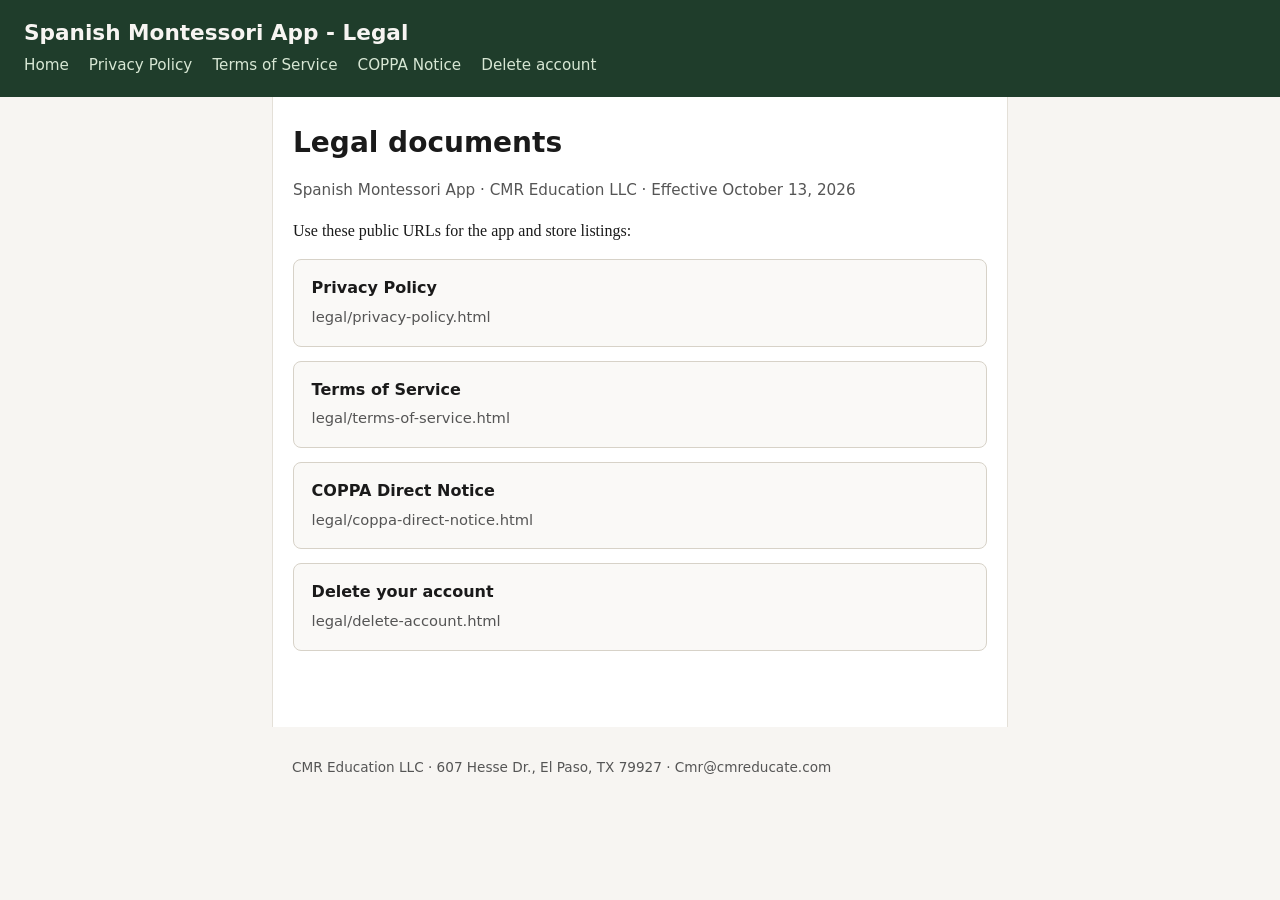
<file: docs/index.html>
<!DOCTYPE html>
<html lang="en">
<head>
  <meta charset="utf-8" />
  <meta name="viewport" content="width=device-width, initial-scale=1" />
  <title>Legal · Spanish Montessori App</title>
  <link rel="stylesheet" href="legal/styles.css" />
</head>
<body>

<header>
  <h1>Spanish Montessori App - Legal</h1>
  <nav>
    <a href="legal/index.html">Home</a>
    <a href="legal/privacy-policy.html">Privacy Policy</a>
    <a href="legal/terms-of-service.html">Terms of Service</a>
    <a href="legal/coppa-direct-notice.html">COPPA Notice</a>
    <a href="legal/delete-account.html">Delete account</a>
  </nav>
</header>

<main>
  <h1>Legal documents</h1>
  <p class="meta">Spanish Montessori App · CMR Education LLC · Effective October 13, 2026</p>
  <p>Use these public URLs for the app and store listings:</p>
  <ul class="card-list">
    <li><a href="legal/privacy-policy.html"><strong>Privacy Policy</strong><span>legal/privacy-policy.html</span></a></li>
    <li><a href="legal/terms-of-service.html"><strong>Terms of Service</strong><span>legal/terms-of-service.html</span></a></li>
    <li><a href="legal/coppa-direct-notice.html"><strong>COPPA Direct Notice</strong><span>legal/coppa-direct-notice.html</span></a></li>
    <li><a href="legal/delete-account.html"><strong>Delete your account</strong><span>legal/delete-account.html</span></a></li>
  </ul>
</main>

<footer>
  <p>CMR Education LLC · 607 Hesse Dr., El Paso, TX 79927 · Cmr@cmreducate.com</p>
</footer>

</body>
</html>
</file>
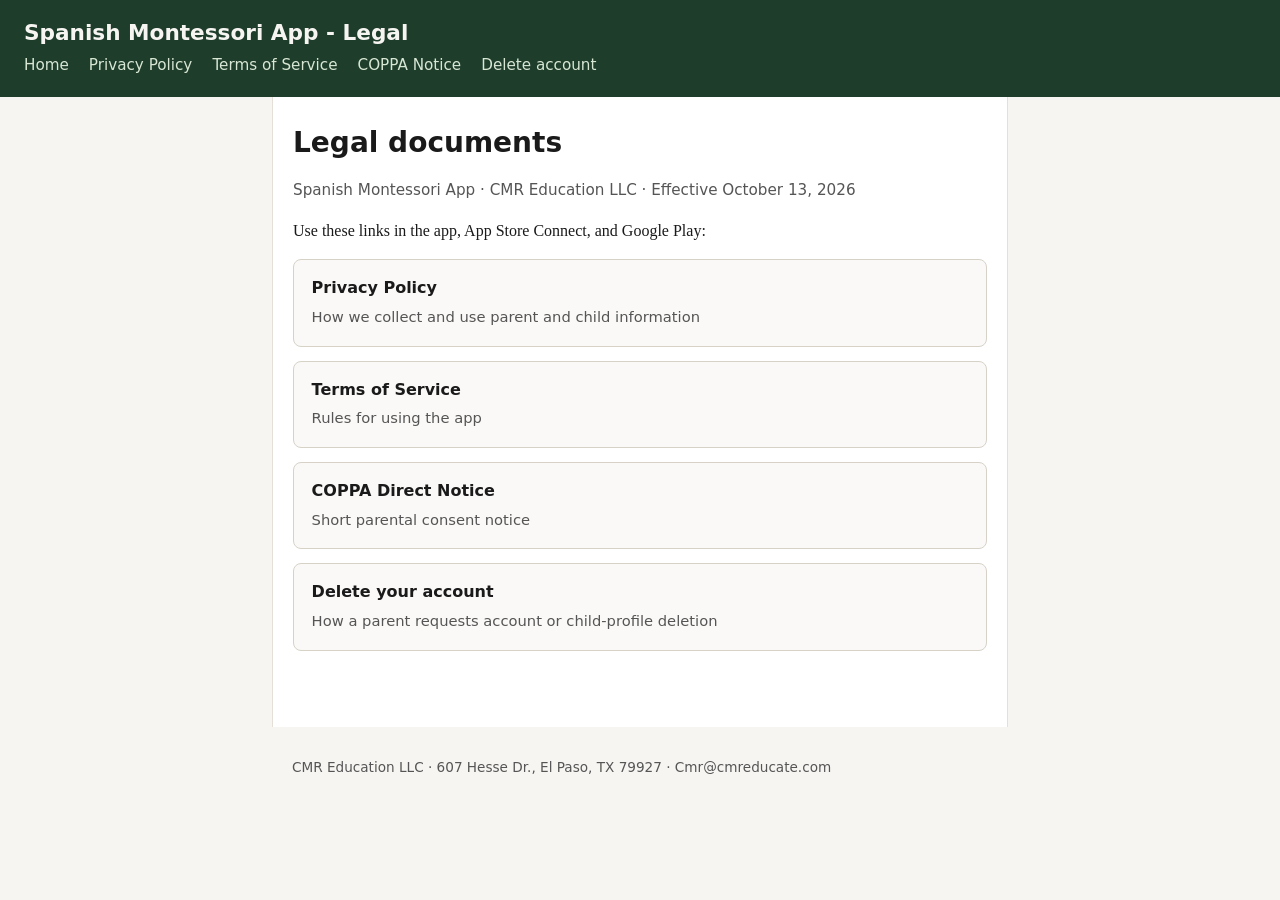
<file: docs/legal/index.html>
<!DOCTYPE html>
<html lang="en">
<head>
  <meta charset="utf-8" />
  <meta name="viewport" content="width=device-width, initial-scale=1" />
  <title>Legal · Spanish Montessori App</title>
  <link rel="stylesheet" href="styles.css" />
</head>
<body>

<header>
  <h1>Spanish Montessori App - Legal</h1>
  <nav>
    <a href="index.html">Home</a>
    <a href="privacy-policy.html">Privacy Policy</a>
    <a href="terms-of-service.html">Terms of Service</a>
    <a href="coppa-direct-notice.html">COPPA Notice</a>
    <a href="delete-account.html">Delete account</a>
  </nav>
</header>

<main>

<h1>Legal documents</h1>
<p class="meta">Spanish Montessori App · CMR Education LLC · Effective October 13, 2026</p>
<p>Use these links in the app, App Store Connect, and Google Play:</p>
<ul class="card-list">
  <li><a href="privacy-policy.html"><strong>Privacy Policy</strong><span>How we collect and use parent and child information</span></a></li>
  <li><a href="terms-of-service.html"><strong>Terms of Service</strong><span>Rules for using the app</span></a></li>
  <li><a href="coppa-direct-notice.html"><strong>COPPA Direct Notice</strong><span>Short parental consent notice</span></a></li>
  <li><a href="delete-account.html"><strong>Delete your account</strong><span>How a parent requests account or child-profile deletion</span></a></li>
</ul>

</main>

<footer>
  <p>CMR Education LLC · 607 Hesse Dr., El Paso, TX 79927 · Cmr@cmreducate.com</p>
</footer>

</body>
</html>
</file>
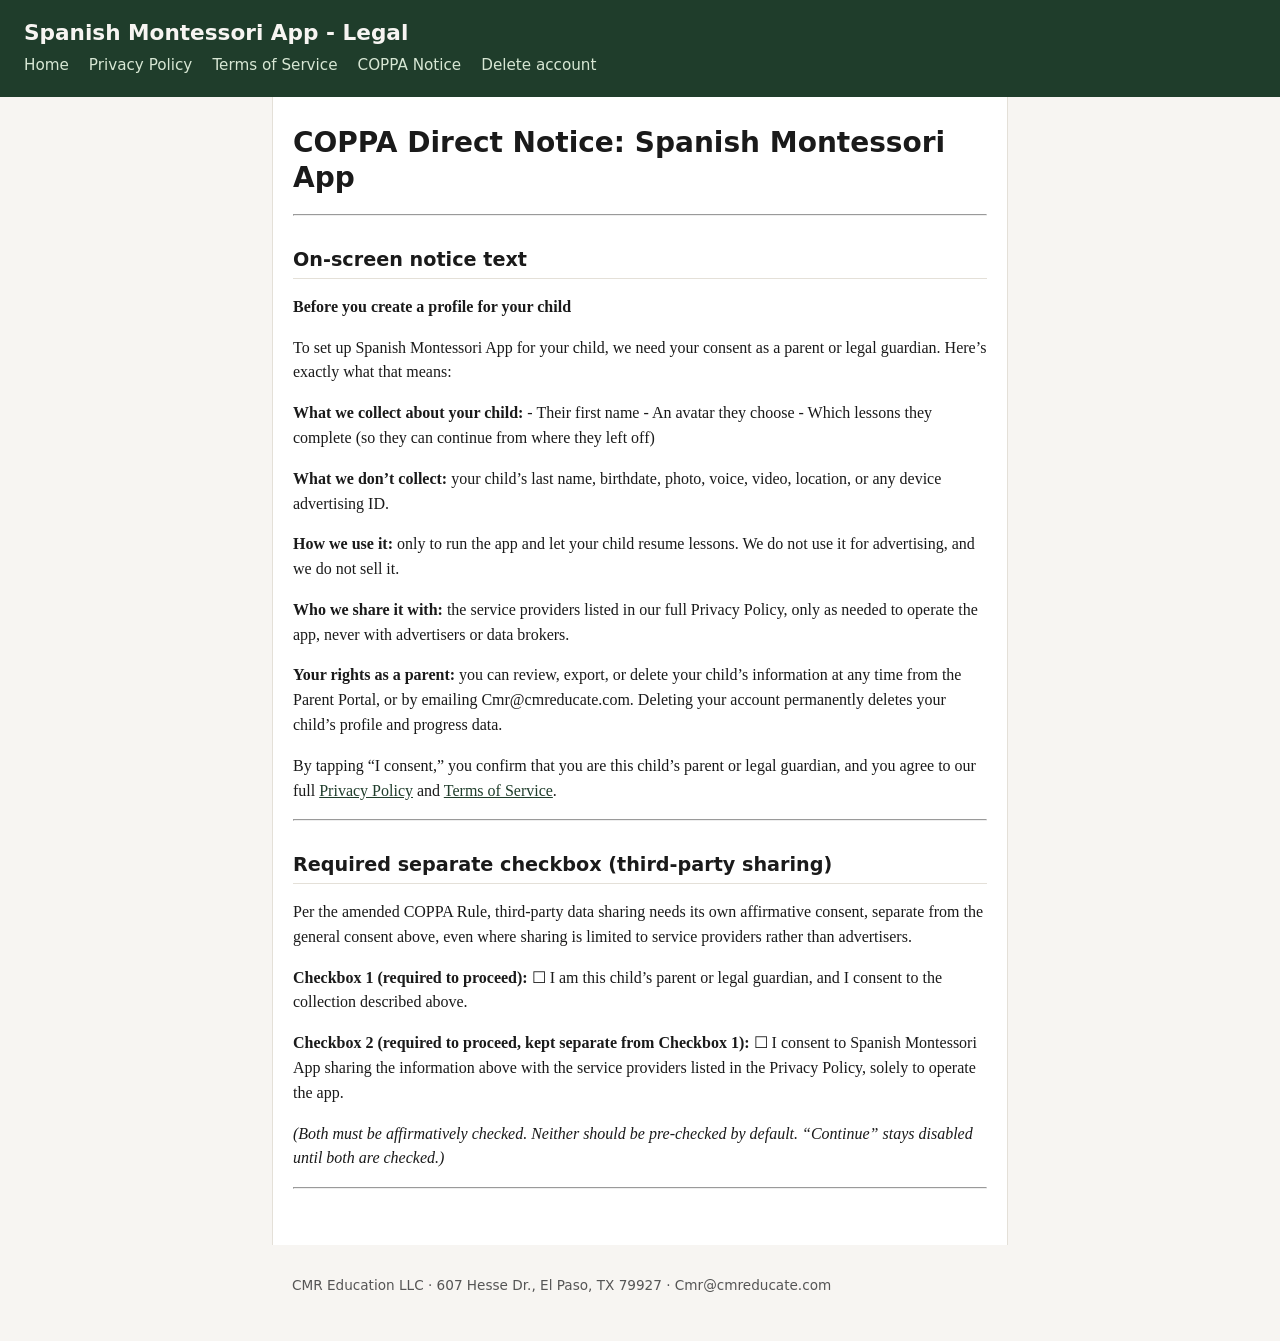
<file: docs/legal/coppa-direct-notice.html>
<!DOCTYPE html>
<html lang="en">
<head>
  <meta charset="utf-8" />
  <meta name="viewport" content="width=device-width, initial-scale=1" />
  <title>COPPA Direct Notice · Spanish Montessori App</title>
  <link rel="stylesheet" href="styles.css" />
</head>
<body>

<header>
  <h1>Spanish Montessori App - Legal</h1>
  <nav>
    <a href="index.html">Home</a>
    <a href="privacy-policy.html">Privacy Policy</a>
    <a href="terms-of-service.html">Terms of Service</a>
    <a href="coppa-direct-notice.html">COPPA Notice</a>
    <a href="delete-account.html">Delete account</a>
  </nav>
</header>

<main>
<h1 id="coppa-direct-notice-spanish-montessori-app">COPPA Direct Notice:
Spanish Montessori App</h1>
<hr />
<h2 id="on-screen-notice-text">On-screen notice text</h2>
<p><strong>Before you create a profile for your child</strong></p>
<p>To set up Spanish Montessori App for your child, we need your consent
as a parent or legal guardian. Here’s exactly what that means:</p>
<p><strong>What we collect about your child:</strong> - Their first name
- An avatar they choose - Which lessons they complete (so they can
continue from where they left off)</p>
<p><strong>What we don’t collect:</strong> your child’s last name,
birthdate, photo, voice, video, location, or any device advertising
ID.</p>
<p><strong>How we use it:</strong> only to run the app and let your
child resume lessons. We do not use it for advertising, and we do not
sell it.</p>
<p><strong>Who we share it with:</strong> the service providers listed
in our full Privacy Policy, only as needed to operate the app, never
with advertisers or data brokers.</p>
<p><strong>Your rights as a parent:</strong> you can review, export, or
delete your child’s information at any time from the Parent Portal, or
by emailing Cmr@cmreducate.com. Deleting your account permanently
deletes your child’s profile and progress data.</p>
<p>By tapping “I consent,” you confirm that you are this child’s parent
or legal guardian, and you agree to our full <a
href="privacy-policy.html">Privacy Policy</a> and <a
href="terms-of-service.html">Terms of Service</a>.</p>
<hr />
<h2 id="required-separate-checkbox-third-party-sharing">Required
separate checkbox (third-party sharing)</h2>
<p>Per the amended COPPA Rule, third-party data sharing needs its own
affirmative consent, separate from the general consent above, even where
sharing is limited to service providers rather than advertisers.</p>
<p><strong>Checkbox 1 (required to proceed):</strong> ☐ I am this
child’s parent or legal guardian, and I consent to the collection
described above.</p>
<p><strong>Checkbox 2 (required to proceed, kept separate from Checkbox
1):</strong> ☐ I consent to Spanish Montessori App sharing the
information above with the service providers listed in the Privacy
Policy, solely to operate the app.</p>
<p><em>(Both must be affirmatively checked. Neither should be
pre-checked by default. “Continue” stays disabled until both are
checked.)</em></p>
<hr />

</main>

<footer>
  <p>CMR Education LLC · 607 Hesse Dr., El Paso, TX 79927 · Cmr@cmreducate.com</p>
</footer>

</body>
</html>
</file>
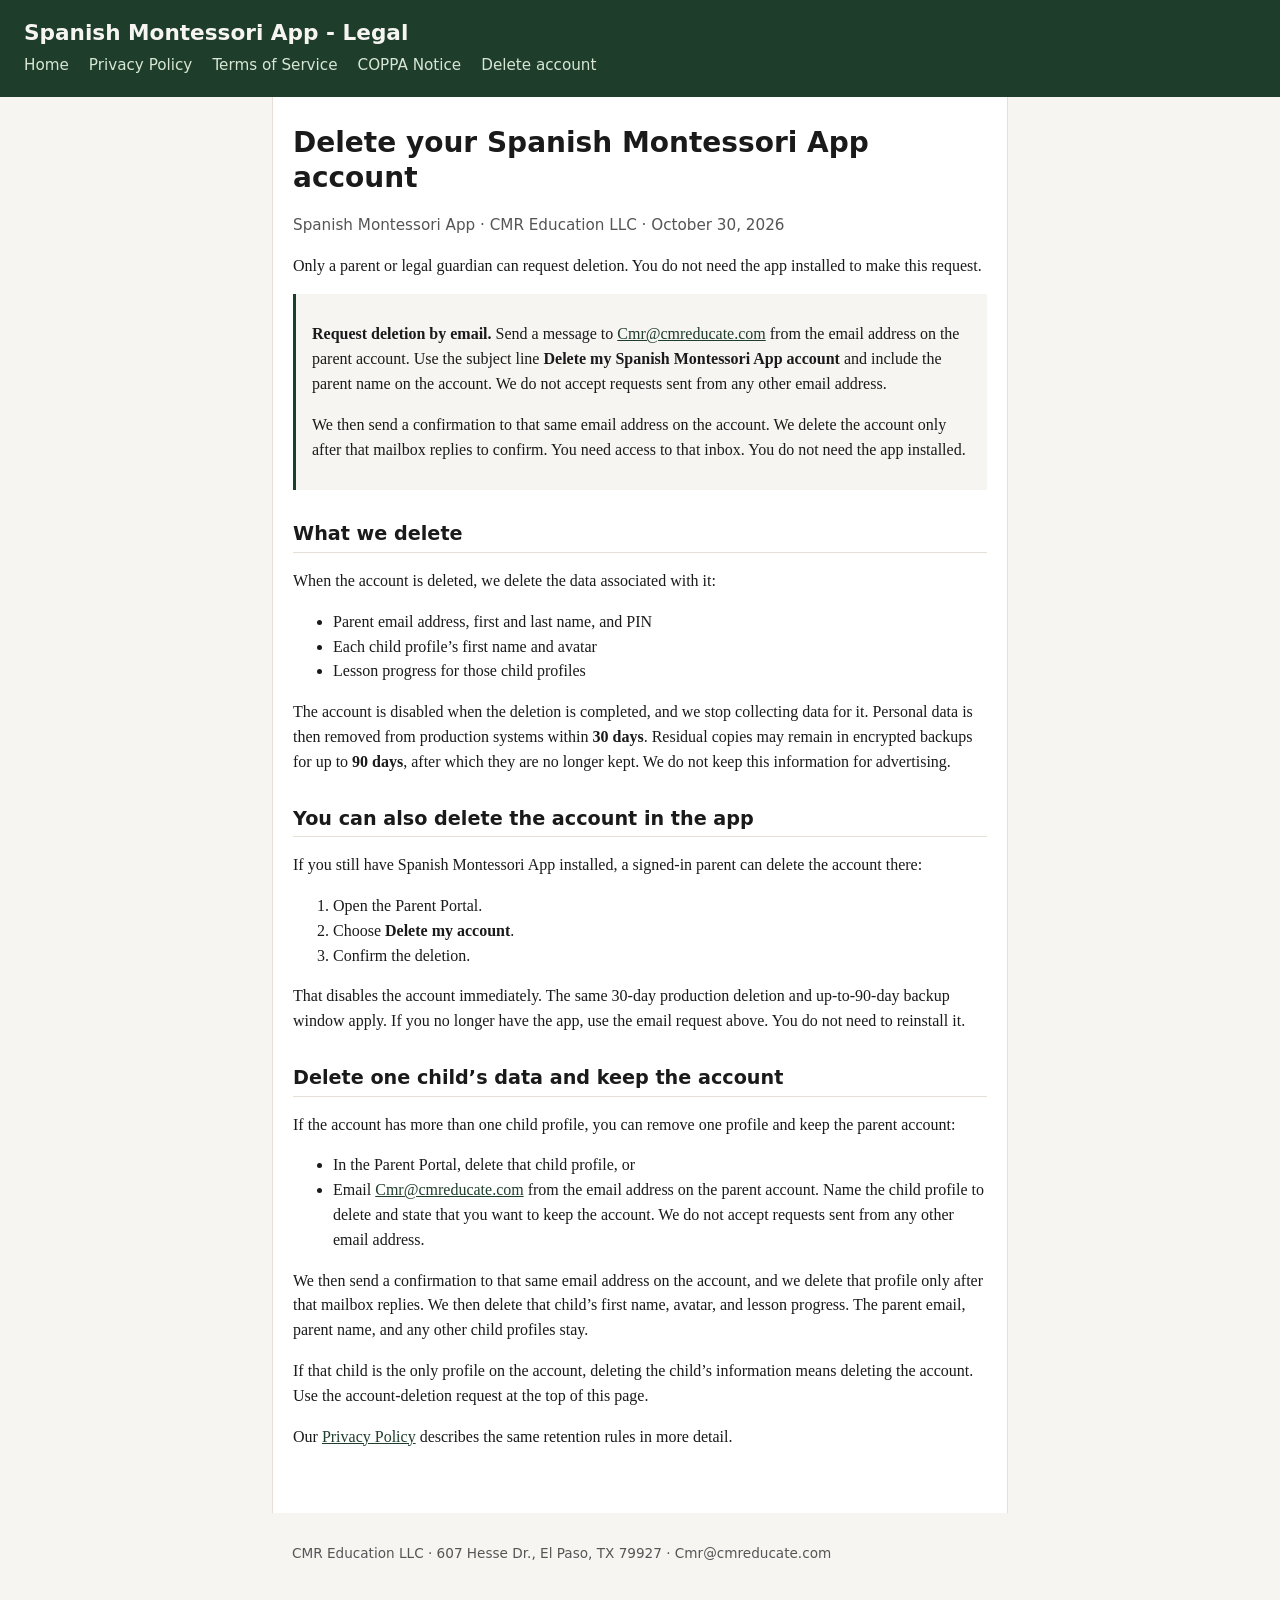
<file: docs/legal/delete-account.html>
<!DOCTYPE html>
<html lang="en">
<head>
  <meta charset="utf-8" />
  <meta name="viewport" content="width=device-width, initial-scale=1" />
  <title>Delete your account · Spanish Montessori App</title>
  <link rel="stylesheet" href="styles.css" />
</head>
<body>

<header>
  <h1>Spanish Montessori App - Legal</h1>
  <nav>
    <a href="index.html">Home</a>
    <a href="privacy-policy.html">Privacy Policy</a>
    <a href="terms-of-service.html">Terms of Service</a>
    <a href="coppa-direct-notice.html">COPPA Notice</a>
    <a href="delete-account.html">Delete account</a>
  </nav>
</header>

<main>

<h1>Delete your Spanish Montessori App account</h1>
<p class="meta">Spanish Montessori App · CMR Education LLC · October 30, 2026</p>
<p>Only a parent or legal guardian can request deletion. You do not need the app installed to make this request.</p>

<blockquote>
  <p><strong>Request deletion by email.</strong> Send a message to <a href="mailto:Cmr@cmreducate.com?subject=Delete%20my%20Spanish%20Montessori%20App%20account">Cmr@cmreducate.com</a> from the email address on the parent account. Use the subject line <strong>Delete my Spanish Montessori App account</strong> and include the parent name on the account. We do not accept requests sent from any other email address.</p>
  <p>We then send a confirmation to that same email address on the account. We delete the account only after that mailbox replies to confirm. You need access to that inbox. You do not need the app installed.</p>
</blockquote>

<h2>What we delete</h2>
<p>When the account is deleted, we delete the data associated with it:</p>
<ul>
  <li>Parent email address, first and last name, and PIN</li>
  <li>Each child profile’s first name and avatar</li>
  <li>Lesson progress for those child profiles</li>
</ul>
<p>The account is disabled when the deletion is completed, and we stop collecting data for it. Personal data is then removed from production systems within <strong>30 days</strong>. Residual copies may remain in encrypted backups for up to <strong>90 days</strong>, after which they are no longer kept. We do not keep this information for advertising.</p>

<h2>You can also delete the account in the app</h2>
<p>If you still have Spanish Montessori App installed, a signed-in parent can delete the account there:</p>
<ol>
  <li>Open the Parent Portal.</li>
  <li>Choose <strong>Delete my account</strong>.</li>
  <li>Confirm the deletion.</li>
</ol>
<p>That disables the account immediately. The same 30-day production deletion and up-to-90-day backup window apply. If you no longer have the app, use the email request above. You do not need to reinstall it.</p>

<h2>Delete one child’s data and keep the account</h2>
<p>If the account has more than one child profile, you can remove one profile and keep the parent account:</p>
<ul>
  <li>In the Parent Portal, delete that child profile, or</li>
  <li>Email <a href="mailto:Cmr@cmreducate.com?subject=Delete%20a%20child%20profile%20from%20Spanish%20Montessori%20App">Cmr@cmreducate.com</a> from the email address on the parent account. Name the child profile to delete and state that you want to keep the account. We do not accept requests sent from any other email address.</li>
</ul>
<p>We then send a confirmation to that same email address on the account, and we delete that profile only after that mailbox replies. We then delete that child’s first name, avatar, and lesson progress. The parent email, parent name, and any other child profiles stay.</p>
<p>If that child is the only profile on the account, deleting the child’s information means deleting the account. Use the account-deletion request at the top of this page.</p>

<p>Our <a href="privacy-policy.html">Privacy Policy</a> describes the same retention rules in more detail.</p>

</main>

<footer>
  <p>CMR Education LLC · 607 Hesse Dr., El Paso, TX 79927 · Cmr@cmreducate.com</p>
</footer>

</body>
</html>
</file>
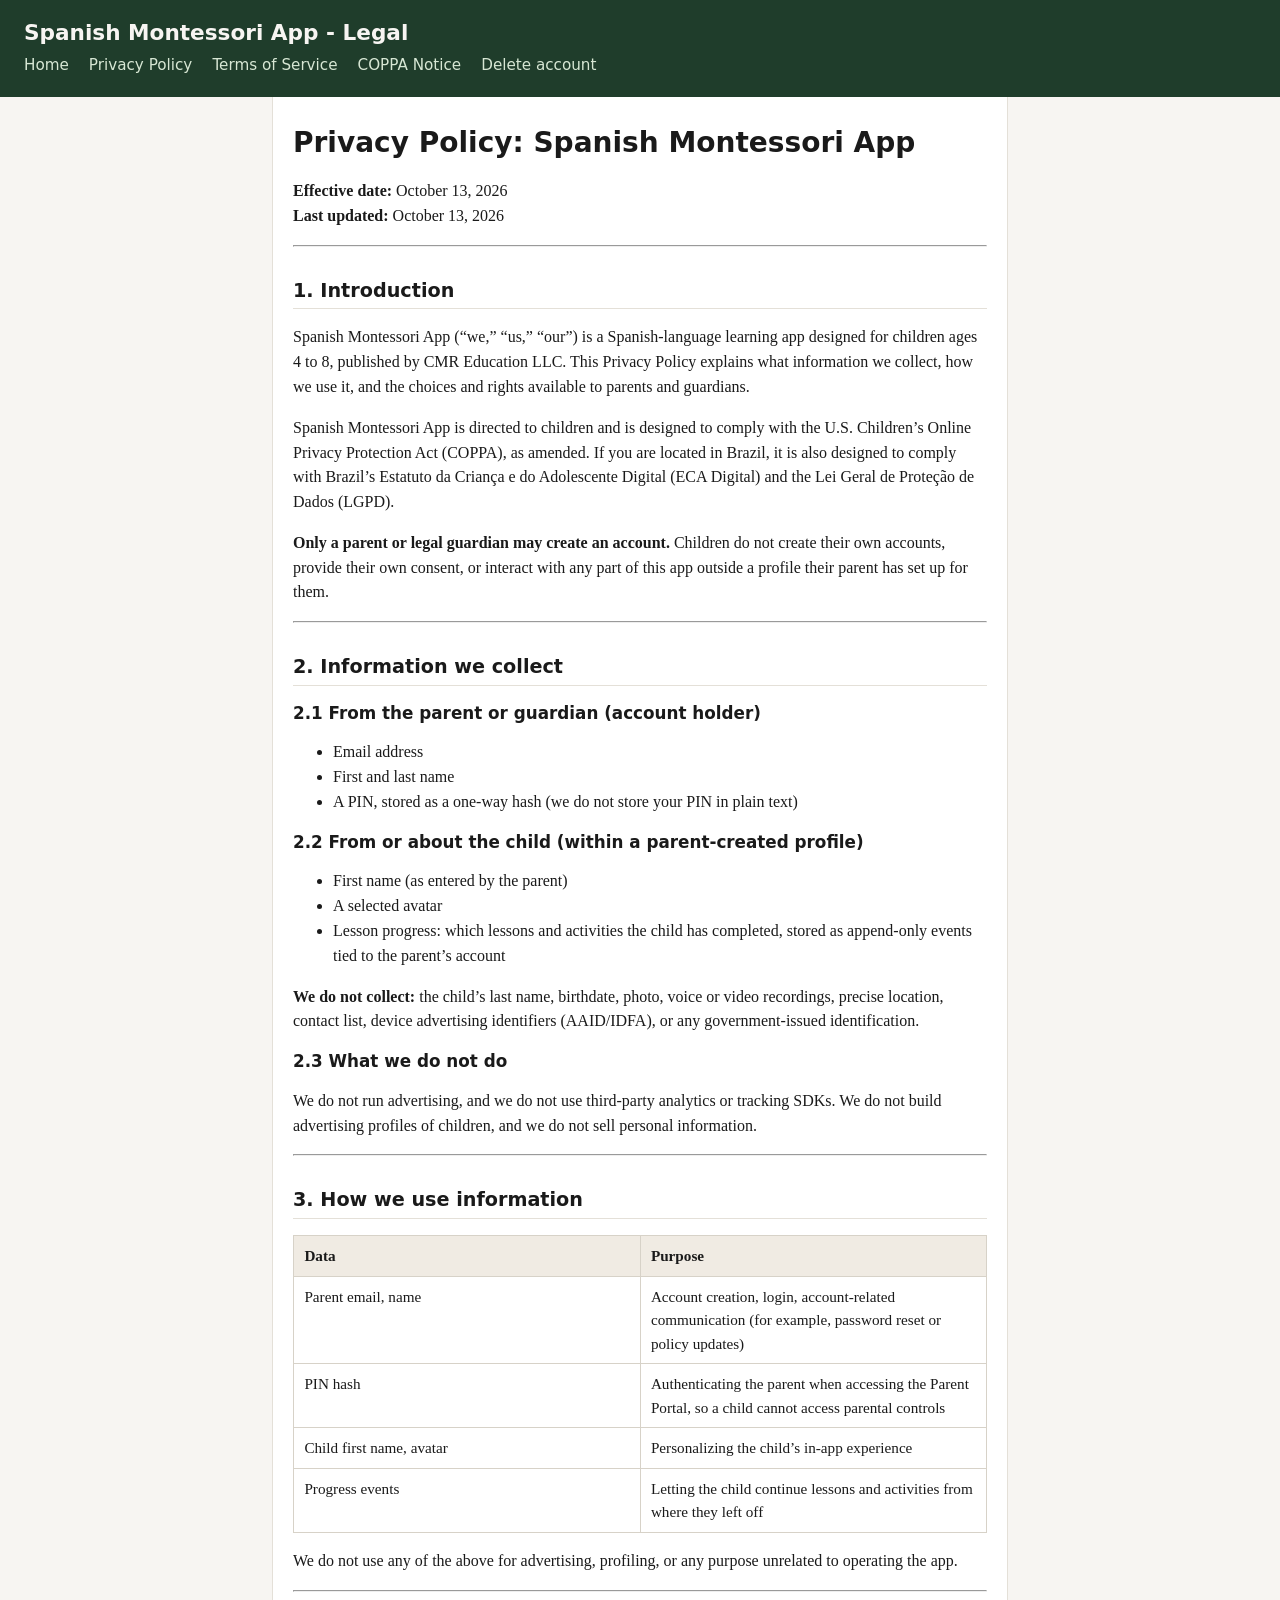
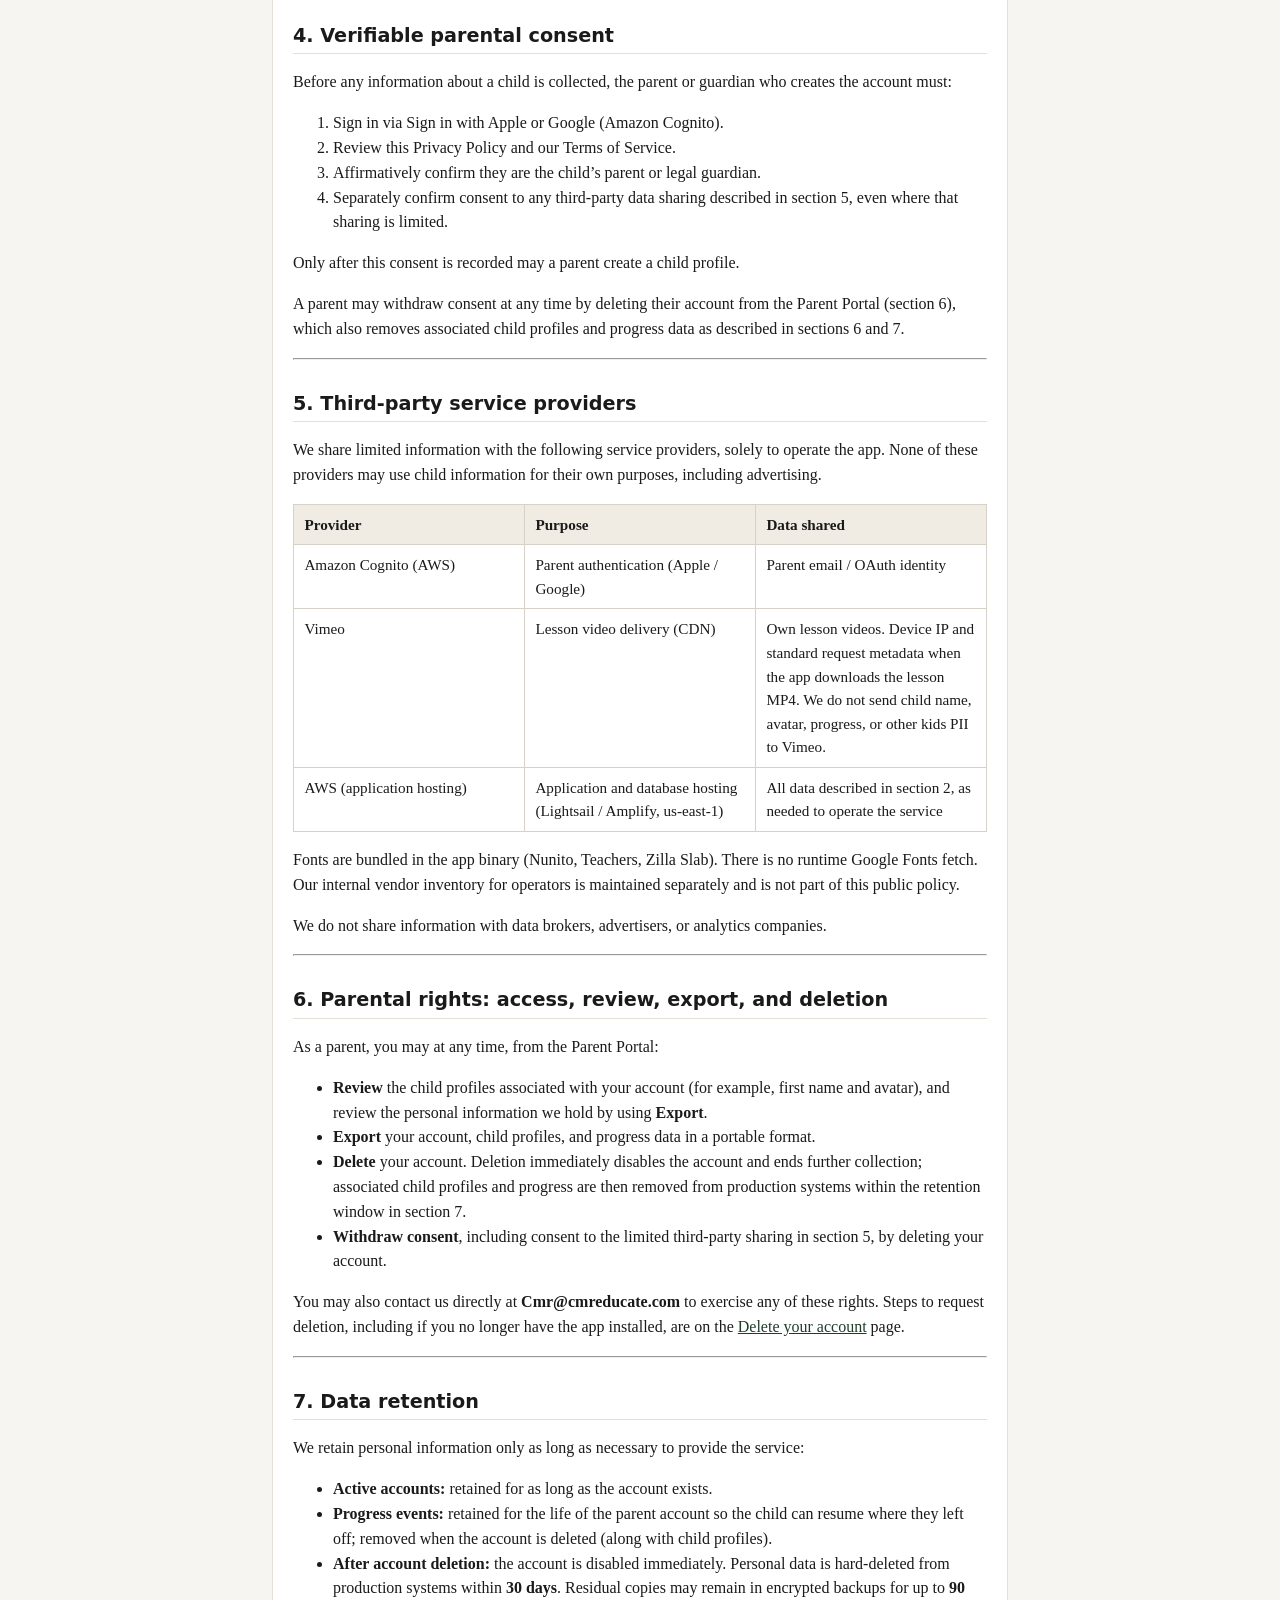
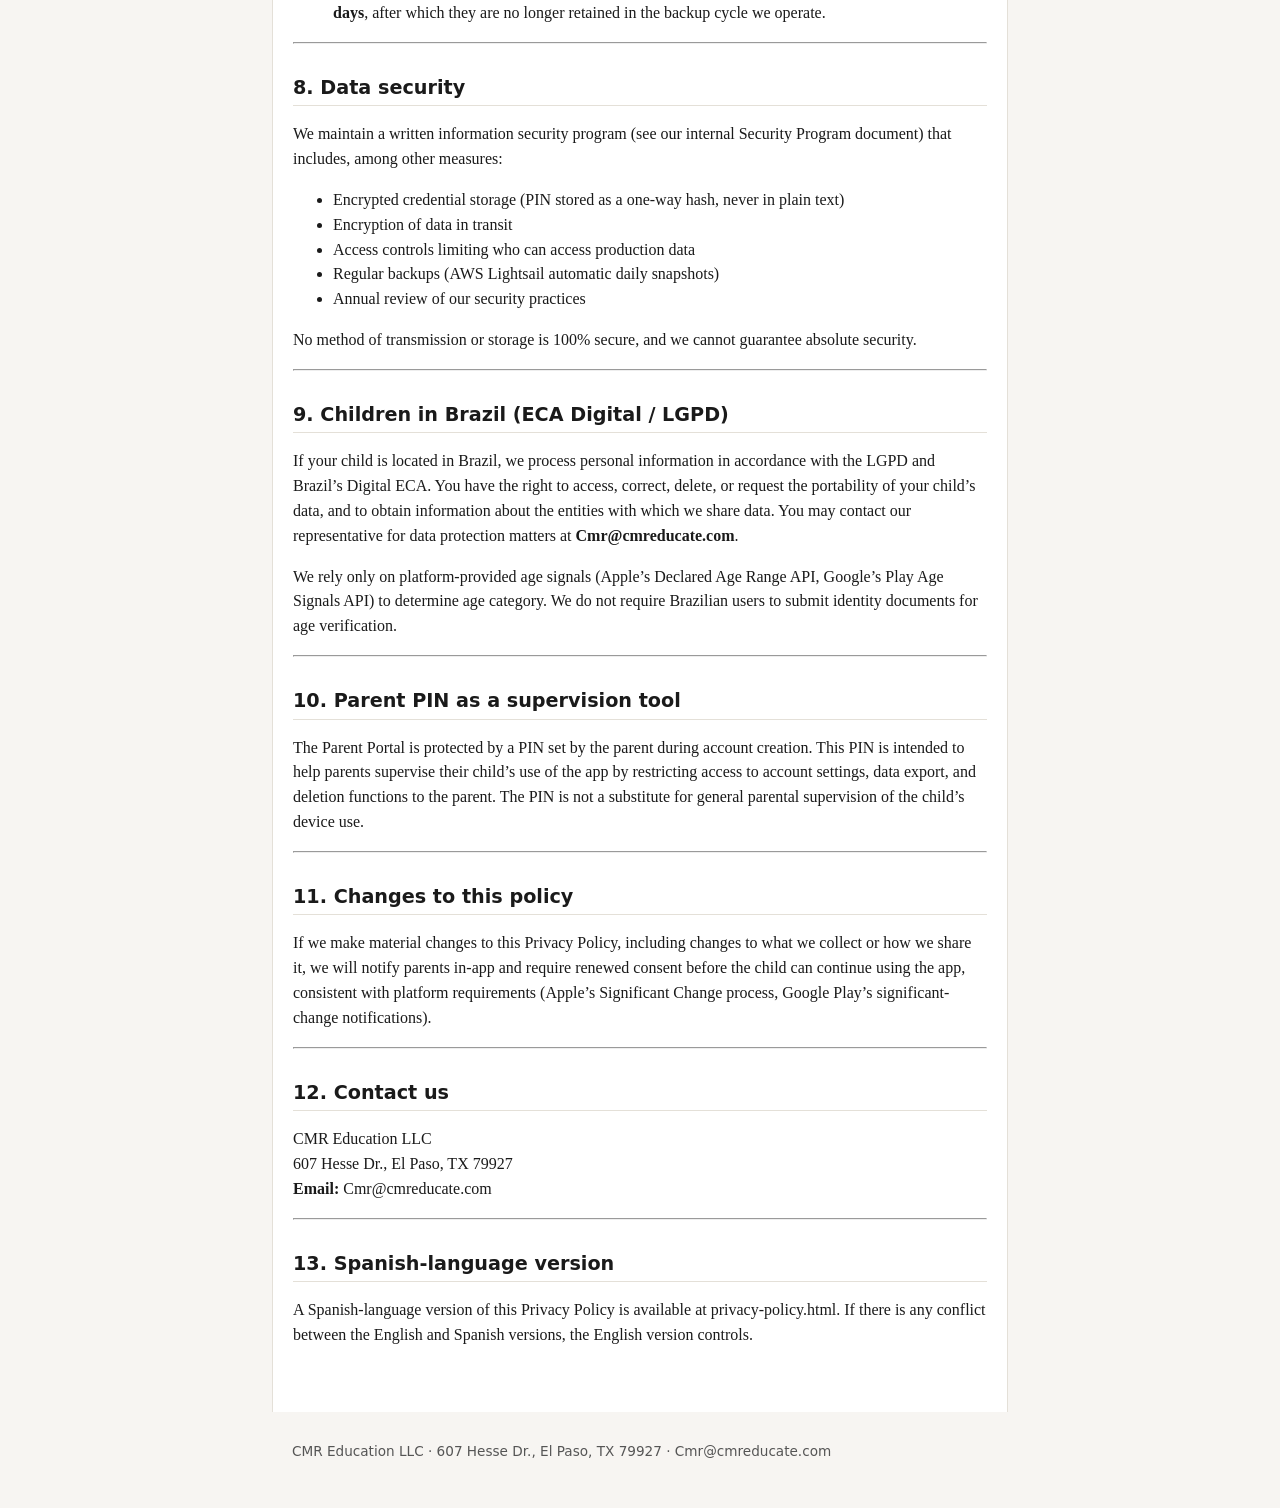
<file: docs/legal/privacy-policy.html>
<!DOCTYPE html>
<html lang="en">
<head>
  <meta charset="utf-8" />
  <meta name="viewport" content="width=device-width, initial-scale=1" />
  <title>Privacy Policy · Spanish Montessori App</title>
  <link rel="stylesheet" href="styles.css" />
</head>
<body>

<header>
  <h1>Spanish Montessori App - Legal</h1>
  <nav>
    <a href="index.html">Home</a>
    <a href="privacy-policy.html">Privacy Policy</a>
    <a href="terms-of-service.html">Terms of Service</a>
    <a href="coppa-direct-notice.html">COPPA Notice</a>
    <a href="delete-account.html">Delete account</a>
  </nav>
</header>

<main>
<h1 id="privacy-policy-spanish-montessori-app">Privacy Policy: Spanish
Montessori App</h1>
<p><strong>Effective date:</strong> October 13, 2026<br />
<strong>Last updated:</strong> October 13, 2026</p>
<hr />
<h2 id="introduction">1. Introduction</h2>
<p>Spanish Montessori App (“we,” “us,” “our”) is a Spanish-language
learning app designed for children ages 4 to 8, published by CMR
Education LLC. This Privacy Policy explains what information we collect,
how we use it, and the choices and rights available to parents and
guardians.</p>
<p>Spanish Montessori App is directed to children and is designed to
comply with the U.S. Children’s Online Privacy Protection Act (COPPA),
as amended. If you are located in Brazil, it is also designed to comply
with Brazil’s Estatuto da Criança e do Adolescente Digital (ECA Digital)
and the Lei Geral de Proteção de Dados (LGPD).</p>
<p><strong>Only a parent or legal guardian may create an
account.</strong> Children do not create their own accounts, provide
their own consent, or interact with any part of this app outside a
profile their parent has set up for them.</p>
<hr />
<h2 id="information-we-collect">2. Information we collect</h2>
<h3 id="from-the-parent-or-guardian-account-holder">2.1 From the parent
or guardian (account holder)</h3>
<ul>
<li>Email address</li>
<li>First and last name</li>
<li>A PIN, stored as a one-way hash (we do not store your PIN in plain
text)</li>
</ul>
<h3 id="from-or-about-the-child-within-a-parent-created-profile">2.2
From or about the child (within a parent-created profile)</h3>
<ul>
<li>First name (as entered by the parent)</li>
<li>A selected avatar</li>
<li>Lesson progress: which lessons and activities the child has
completed, stored as append-only events tied to the parent’s
account</li>
</ul>
<p><strong>We do not collect:</strong> the child’s last name, birthdate,
photo, voice or video recordings, precise location, contact list, device
advertising identifiers (AAID/IDFA), or any government-issued
identification.</p>
<h3 id="what-we-do-not-do">2.3 What we do not do</h3>
<p>We do not run advertising, and we do not use third-party analytics or
tracking SDKs. We do not build advertising profiles of children, and we
do not sell personal information.</p>
<hr />
<h2 id="how-we-use-information">3. How we use information</h2>
<table>
<colgroup>
<col style="width: 50%" />
<col style="width: 50%" />
</colgroup>
<thead>
<tr>
<th>Data</th>
<th>Purpose</th>
</tr>
</thead>
<tbody>
<tr>
<td>Parent email, name</td>
<td>Account creation, login, account-related communication (for example,
password reset or policy updates)</td>
</tr>
<tr>
<td>PIN hash</td>
<td>Authenticating the parent when accessing the Parent Portal, so a
child cannot access parental controls</td>
</tr>
<tr>
<td>Child first name, avatar</td>
<td>Personalizing the child’s in-app experience</td>
</tr>
<tr>
<td>Progress events</td>
<td>Letting the child continue lessons and activities from where they
left off</td>
</tr>
</tbody>
</table>
<p>We do not use any of the above for advertising, profiling, or any
purpose unrelated to operating the app.</p>
<hr />
<h2 id="verifiable-parental-consent">4. Verifiable parental consent</h2>
<p>Before any information about a child is collected, the parent or
guardian who creates the account must:</p>
<ol type="1">
<li>Sign in via Sign in with Apple or Google (Amazon Cognito).</li>
<li>Review this Privacy Policy and our Terms of Service.</li>
<li>Affirmatively confirm they are the child’s parent or legal
guardian.</li>
<li>Separately confirm consent to any third-party data sharing described
in section 5, even where that sharing is limited.</li>
</ol>
<p>Only after this consent is recorded may a parent create a child
profile.</p>
<p>A parent may withdraw consent at any time by deleting their account
from the Parent Portal (section 6), which also removes associated child
profiles and progress data as described in sections 6 and 7.</p>
<hr />
<h2 id="third-party-service-providers">5. Third-party service
providers</h2>
<p>We share limited information with the following service providers,
solely to operate the app. None of these providers may use child
information for their own purposes, including advertising.</p>
<table>
<colgroup>
<col style="width: 33%" />
<col style="width: 33%" />
<col style="width: 33%" />
</colgroup>
<thead>
<tr>
<th>Provider</th>
<th>Purpose</th>
<th>Data shared</th>
</tr>
</thead>
<tbody>
<tr>
<td>Amazon Cognito (AWS)</td>
<td>Parent authentication (Apple / Google)</td>
<td>Parent email / OAuth identity</td>
</tr>
<tr>
<td>Vimeo</td>
<td>Lesson video delivery (CDN)</td>
<td>Own lesson videos. Device IP and standard request metadata when the
app downloads the lesson MP4. We do not send child name, avatar,
progress, or other kids PII to Vimeo.</td>
</tr>
<tr>
<td>AWS (application hosting)</td>
<td>Application and database hosting (Lightsail / Amplify,
us-east-1)</td>
<td>All data described in section 2, as needed to operate the
service</td>
</tr>
</tbody>
</table>
<p>Fonts are bundled in the app binary (Nunito, Teachers, Zilla Slab).
There is no runtime Google Fonts fetch. Our internal vendor inventory
for operators is maintained separately and is not part of this public
policy.</p>
<p>We do not share information with data brokers, advertisers, or
analytics companies.</p>
<hr />
<h2 id="parental-rights-access-review-export-and-deletion">6. Parental
rights: access, review, export, and deletion</h2>
<p>As a parent, you may at any time, from the Parent Portal:</p>
<ul>
<li><strong>Review</strong> the child profiles associated with your
account (for example, first name and avatar), and review the personal
information we hold by using <strong>Export</strong>.</li>
<li><strong>Export</strong> your account, child profiles, and progress
data in a portable format.</li>
<li><strong>Delete</strong> your account. Deletion immediately disables
the account and ends further collection; associated child profiles and
progress are then removed from production systems within the retention
window in section 7.</li>
<li><strong>Withdraw consent</strong>, including consent to the limited
third-party sharing in section 5, by deleting your account.</li>
</ul>
<p>You may also contact us directly at
<strong>Cmr@cmreducate.com</strong> to exercise any of these rights.
Steps to request deletion, including if you no longer have the app
installed, are on the <a href="delete-account.html">Delete your
account</a> page.</p>
<hr />
<h2 id="data-retention">7. Data retention</h2>
<p>We retain personal information only as long as necessary to provide
the service:</p>
<ul>
<li><strong>Active accounts:</strong> retained for as long as the
account exists.</li>
<li><strong>Progress events:</strong> retained for the life of the
parent account so the child can resume where they left off; removed when
the account is deleted (along with child profiles).</li>
<li><strong>After account deletion:</strong> the account is disabled
immediately. Personal data is hard-deleted from production systems
within <strong>30 days</strong>. Residual copies may remain in encrypted
backups for up to <strong>90 days</strong>, after which they are no
longer retained in the backup cycle we operate.</li>
</ul>
<hr />
<h2 id="data-security">8. Data security</h2>
<p>We maintain a written information security program (see our internal
Security Program document) that includes, among other measures:</p>
<ul>
<li>Encrypted credential storage (PIN stored as a one-way hash, never in
plain text)</li>
<li>Encryption of data in transit</li>
<li>Access controls limiting who can access production data</li>
<li>Regular backups (AWS Lightsail automatic daily snapshots)</li>
<li>Annual review of our security practices</li>
</ul>
<p>No method of transmission or storage is 100% secure, and we cannot
guarantee absolute security.</p>
<hr />
<h2 id="children-in-brazil-eca-digital-lgpd">9. Children in Brazil (ECA
Digital / LGPD)</h2>
<p>If your child is located in Brazil, we process personal information
in accordance with the LGPD and Brazil’s Digital ECA. You have the right
to access, correct, delete, or request the portability of your child’s
data, and to obtain information about the entities with which we share
data. You may contact our representative for data protection matters at
<strong>Cmr@cmreducate.com</strong>.</p>
<p>We rely only on platform-provided age signals (Apple’s Declared Age
Range API, Google’s Play Age Signals API) to determine age category. We
do not require Brazilian users to submit identity documents for age
verification.</p>
<hr />
<h2 id="parent-pin-as-a-supervision-tool">10. Parent PIN as a
supervision tool</h2>
<p>The Parent Portal is protected by a PIN set by the parent during
account creation. This PIN is intended to help parents supervise their
child’s use of the app by restricting access to account settings, data
export, and deletion functions to the parent. The PIN is not a
substitute for general parental supervision of the child’s device
use.</p>
<hr />
<h2 id="changes-to-this-policy">11. Changes to this policy</h2>
<p>If we make material changes to this Privacy Policy, including changes
to what we collect or how we share it, we will notify parents in-app and
require renewed consent before the child can continue using the app,
consistent with platform requirements (Apple’s Significant Change
process, Google Play’s significant-change notifications).</p>
<hr />
<h2 id="contact-us">12. Contact us</h2>
<p>CMR Education LLC<br />
607 Hesse Dr., El Paso, TX 79927<br />
<strong>Email:</strong> Cmr@cmreducate.com</p>
<hr />
<h2 id="spanish-language-version">13. Spanish-language version</h2>
<p>A Spanish-language version of this Privacy Policy is available at
privacy-policy.html. If there is any conflict between the English and
Spanish versions, the English version controls.</p>

</main>

<footer>
  <p>CMR Education LLC · 607 Hesse Dr., El Paso, TX 79927 · Cmr@cmreducate.com</p>
</footer>

</body>
</html>
</file>
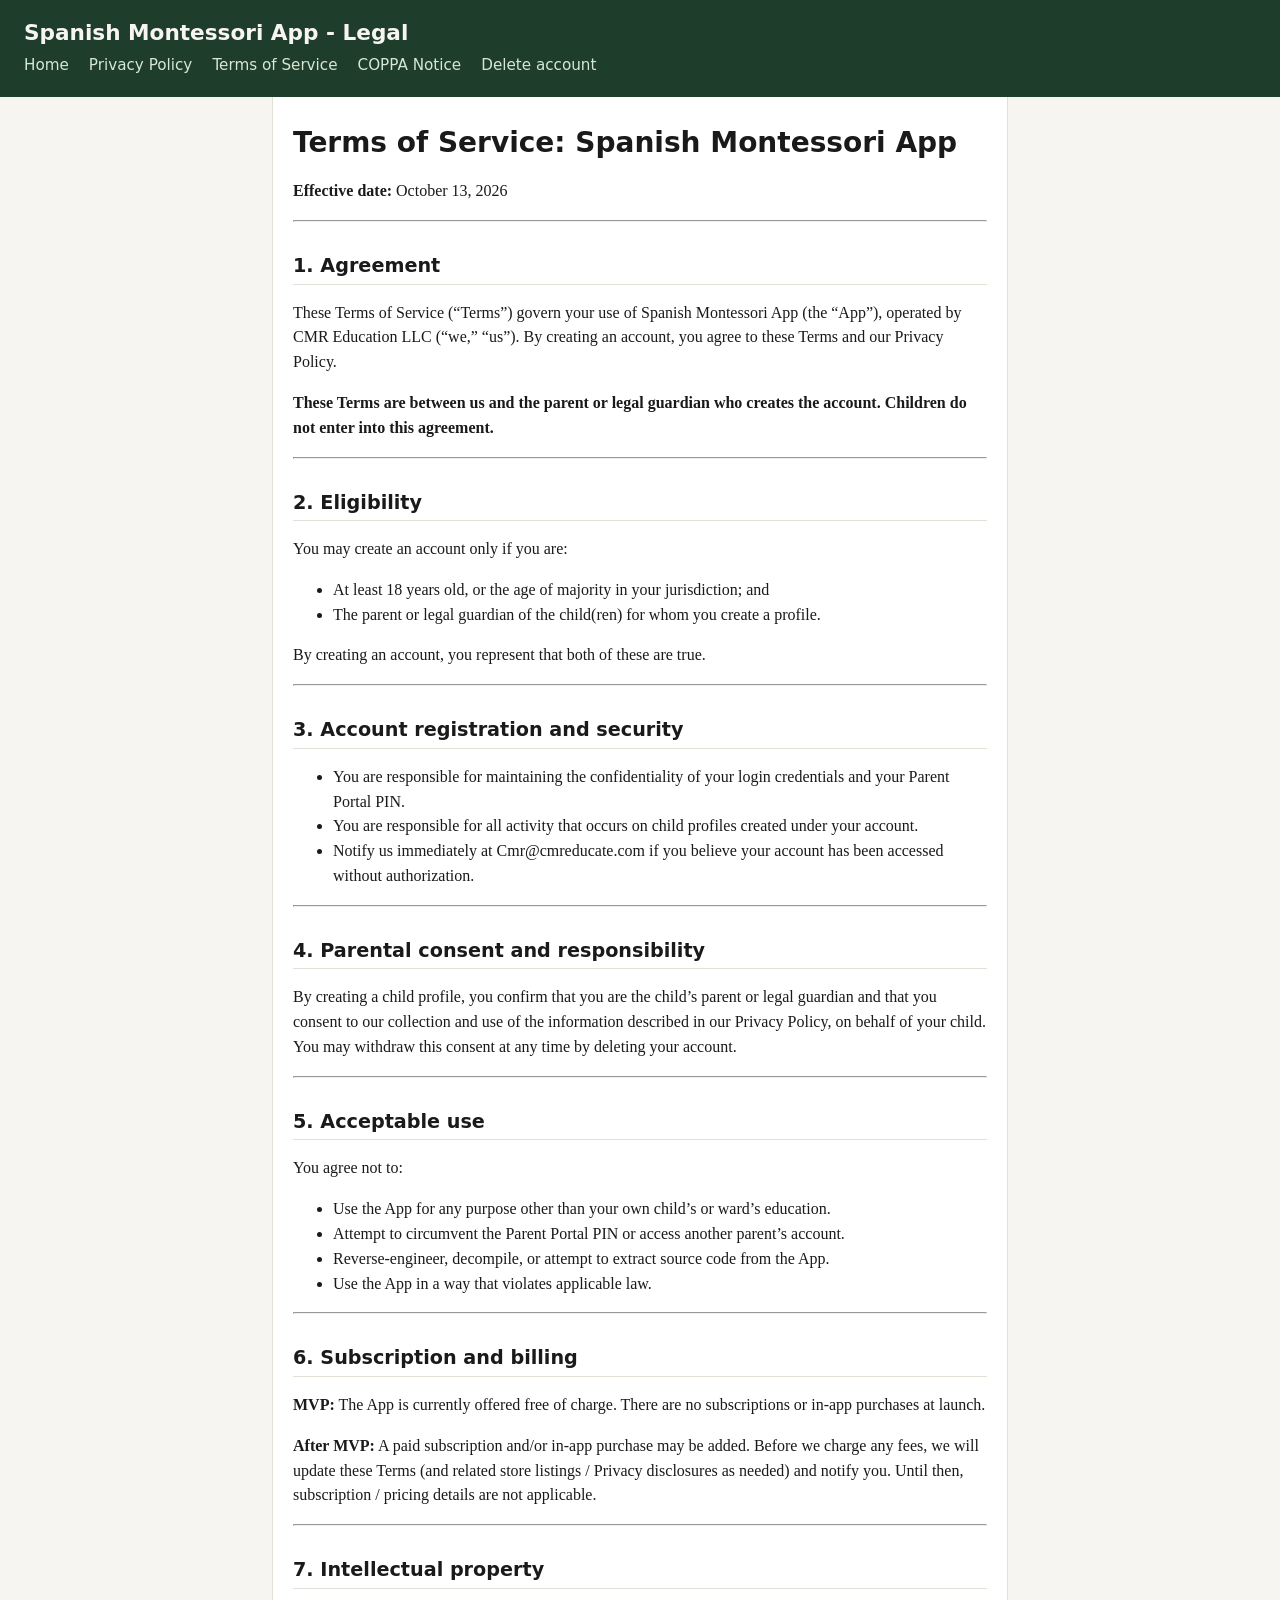
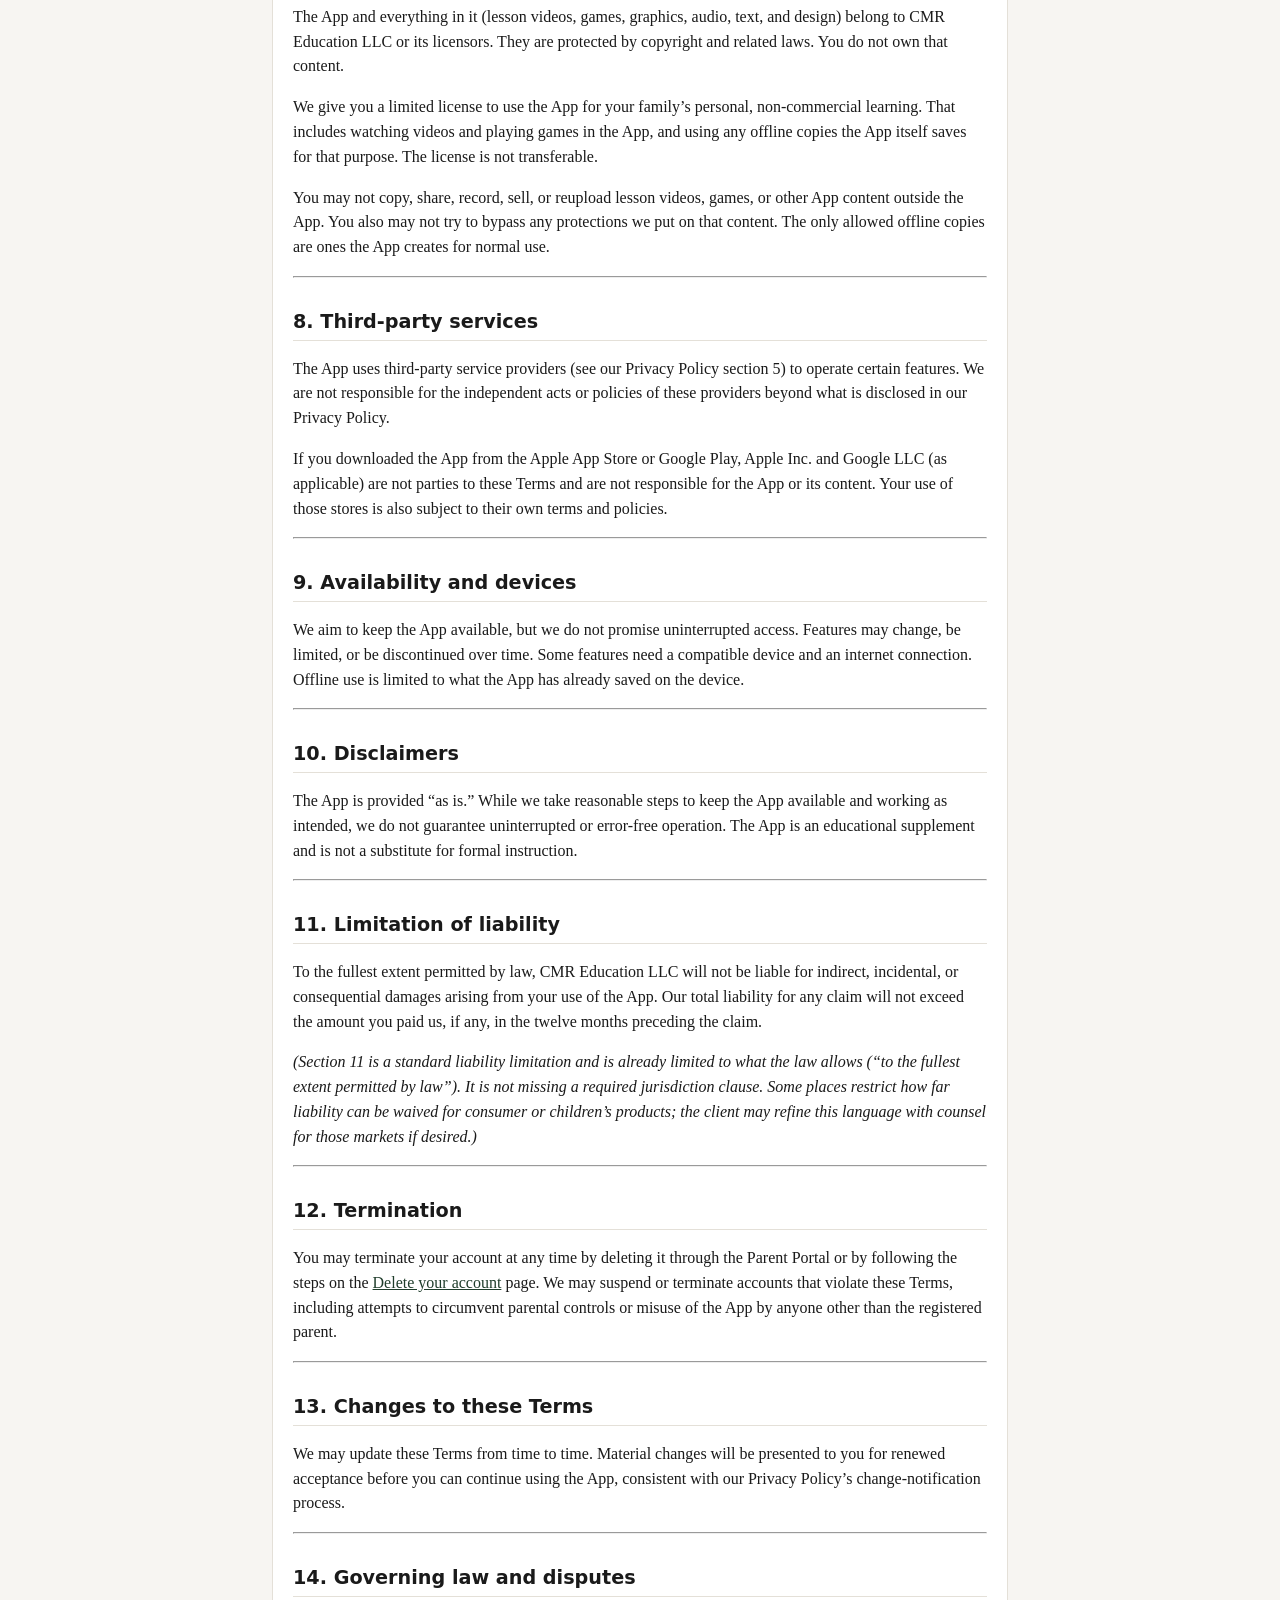
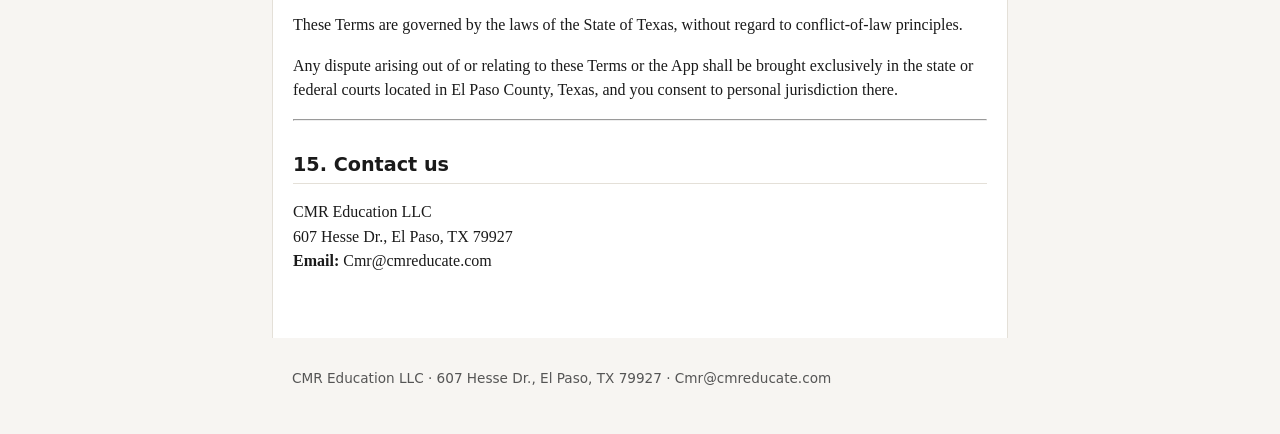
<file: docs/legal/terms-of-service.html>
<!DOCTYPE html>
<html lang="en">
<head>
  <meta charset="utf-8" />
  <meta name="viewport" content="width=device-width, initial-scale=1" />
  <title>Terms of Service · Spanish Montessori App</title>
  <link rel="stylesheet" href="styles.css" />
</head>
<body>

<header>
  <h1>Spanish Montessori App - Legal</h1>
  <nav>
    <a href="index.html">Home</a>
    <a href="privacy-policy.html">Privacy Policy</a>
    <a href="terms-of-service.html">Terms of Service</a>
    <a href="coppa-direct-notice.html">COPPA Notice</a>
    <a href="delete-account.html">Delete account</a>
  </nav>
</header>

<main>
<h1 id="terms-of-service-spanish-montessori-app">Terms of Service:
Spanish Montessori App</h1>
<p><strong>Effective date:</strong> October 13, 2026</p>
<hr />
<h2 id="agreement">1. Agreement</h2>
<p>These Terms of Service (“Terms”) govern your use of Spanish
Montessori App (the “App”), operated by CMR Education LLC (“we,” “us”).
By creating an account, you agree to these Terms and our Privacy
Policy.</p>
<p><strong>These Terms are between us and the parent or legal guardian
who creates the account. Children do not enter into this
agreement.</strong></p>
<hr />
<h2 id="eligibility">2. Eligibility</h2>
<p>You may create an account only if you are:</p>
<ul>
<li>At least 18 years old, or the age of majority in your jurisdiction;
and</li>
<li>The parent or legal guardian of the child(ren) for whom you create a
profile.</li>
</ul>
<p>By creating an account, you represent that both of these are
true.</p>
<hr />
<h2 id="account-registration-and-security">3. Account registration and
security</h2>
<ul>
<li>You are responsible for maintaining the confidentiality of your
login credentials and your Parent Portal PIN.</li>
<li>You are responsible for all activity that occurs on child profiles
created under your account.</li>
<li>Notify us immediately at Cmr@cmreducate.com if you believe your
account has been accessed without authorization.</li>
</ul>
<hr />
<h2 id="parental-consent-and-responsibility">4. Parental consent and
responsibility</h2>
<p>By creating a child profile, you confirm that you are the child’s
parent or legal guardian and that you consent to our collection and use
of the information described in our Privacy Policy, on behalf of your
child. You may withdraw this consent at any time by deleting your
account.</p>
<hr />
<h2 id="acceptable-use">5. Acceptable use</h2>
<p>You agree not to:</p>
<ul>
<li>Use the App for any purpose other than your own child’s or ward’s
education.</li>
<li>Attempt to circumvent the Parent Portal PIN or access another
parent’s account.</li>
<li>Reverse-engineer, decompile, or attempt to extract source code from
the App.</li>
<li>Use the App in a way that violates applicable law.</li>
</ul>
<hr />
<h2 id="subscription-and-billing">6. Subscription and billing</h2>
<p><strong>MVP:</strong> The App is currently offered free of charge.
There are no subscriptions or in-app purchases at launch.</p>
<p><strong>After MVP:</strong> A paid subscription and/or in-app
purchase may be added. Before we charge any fees, we will update these
Terms (and related store listings / Privacy disclosures as needed) and
notify you. Until then, subscription / pricing details are not
applicable.</p>
<hr />
<h2 id="intellectual-property">7. Intellectual property</h2>
<p>The App and everything in it (lesson videos, games, graphics, audio,
text, and design) belong to CMR Education LLC or its licensors. They are
protected by copyright and related laws. You do not own that
content.</p>
<p>We give you a limited license to use the App for your family’s
personal, non-commercial learning. That includes watching videos and
playing games in the App, and using any offline copies the App itself
saves for that purpose. The license is not transferable.</p>
<p>You may not copy, share, record, sell, or reupload lesson videos,
games, or other App content outside the App. You also may not try to
bypass any protections we put on that content. The only allowed offline
copies are ones the App creates for normal use.</p>
<hr />
<h2 id="third-party-services">8. Third-party services</h2>
<p>The App uses third-party service providers (see our Privacy Policy
section 5) to operate certain features. We are not responsible for the
independent acts or policies of these providers beyond what is disclosed
in our Privacy Policy.</p>
<p>If you downloaded the App from the Apple App Store or Google Play,
Apple Inc. and Google LLC (as applicable) are not parties to these Terms
and are not responsible for the App or its content. Your use of those
stores is also subject to their own terms and policies.</p>
<hr />
<h2 id="availability-and-devices">9. Availability and devices</h2>
<p>We aim to keep the App available, but we do not promise uninterrupted
access. Features may change, be limited, or be discontinued over time.
Some features need a compatible device and an internet connection.
Offline use is limited to what the App has already saved on the
device.</p>
<hr />
<h2 id="disclaimers">10. Disclaimers</h2>
<p>The App is provided “as is.” While we take reasonable steps to keep
the App available and working as intended, we do not guarantee
uninterrupted or error-free operation. The App is an educational
supplement and is not a substitute for formal instruction.</p>
<hr />
<h2 id="limitation-of-liability">11. Limitation of liability</h2>
<p>To the fullest extent permitted by law, CMR Education LLC will not be
liable for indirect, incidental, or consequential damages arising from
your use of the App. Our total liability for any claim will not exceed
the amount you paid us, if any, in the twelve months preceding the
claim.</p>
<p><em>(Section 11 is a standard liability limitation and is already
limited to what the law allows (“to the fullest extent permitted by
law”). It is not missing a required jurisdiction clause. Some places
restrict how far liability can be waived for consumer or children’s
products; the client may refine this language with counsel for those
markets if desired.)</em></p>
<hr />
<h2 id="termination">12. Termination</h2>
<p>You may terminate your account at any time by deleting it through the
Parent Portal or by following the steps on the <a
href="delete-account.html">Delete your account</a> page. We may suspend or terminate accounts that violate these
Terms, including attempts to circumvent parental controls or misuse of
the App by anyone other than the registered parent.</p>
<hr />
<h2 id="changes-to-these-terms">13. Changes to these Terms</h2>
<p>We may update these Terms from time to time. Material changes will be
presented to you for renewed acceptance before you can continue using
the App, consistent with our Privacy Policy’s change-notification
process.</p>
<hr />
<h2 id="governing-law-and-disputes">14. Governing law and disputes</h2>
<p>These Terms are governed by the laws of the State of Texas, without
regard to conflict-of-law principles.</p>
<p>Any dispute arising out of or relating to these Terms or the App
shall be brought exclusively in the state or federal courts located in
El Paso County, Texas, and you consent to personal jurisdiction
there.</p>
<hr />
<h2 id="contact-us">15. Contact us</h2>
<p>CMR Education LLC<br />
607 Hesse Dr., El Paso, TX 79927<br />
<strong>Email:</strong> Cmr@cmreducate.com</p>

</main>

<footer>
  <p>CMR Education LLC · 607 Hesse Dr., El Paso, TX 79927 · Cmr@cmreducate.com</p>
</footer>

</body>
</html>
</file>
<file: docs/legal/styles.css>
:root { color-scheme: light; }
* { box-sizing: border-box; }
body {
  margin: 0;
  font-family: Georgia, "Times New Roman", serif;
  line-height: 1.55;
  color: #1a1a1a;
  background: #f7f5f2;
}
header {
  background: #1f3d2b;
  color: #f7f5f2;
  padding: 1.25rem 1.5rem;
}
header a { color: #d7e7d4; }
header h1 {
  margin: 0 0 0.35rem;
  font-size: 1.35rem;
  font-family: system-ui, -apple-system, sans-serif;
  font-weight: 650;
}
nav a {
  margin-right: 1rem;
  font-family: system-ui, -apple-system, sans-serif;
  font-size: 0.95rem;
  text-decoration: none;
}
nav a:hover { text-decoration: underline; }
main {
  max-width: 46rem;
  margin: 0 auto;
  padding: 1.75rem 1.25rem 3rem;
  background: #fff;
  border-left: 1px solid #e4e0d8;
  border-right: 1px solid #e4e0d8;
  min-height: 70vh;
}
h1, h2, h3 { font-family: system-ui, -apple-system, sans-serif; line-height: 1.25; }
h1 { font-size: 1.75rem; margin-top: 0; }
h2 { font-size: 1.2rem; margin-top: 2rem; border-bottom: 1px solid #e4e0d8; padding-bottom: 0.35rem; }
h3 { font-size: 1.05rem; }
table { border-collapse: collapse; width: 100%; margin: 1rem 0; font-size: 0.95rem; }
th, td { border: 1px solid #d7d2c8; padding: 0.5rem 0.65rem; vertical-align: top; text-align: left; }
th { background: #f0ebe3; }
blockquote {
  margin: 1rem 0;
  padding: 0.75rem 1rem;
  background: #f7f5f2;
  border-left: 3px solid #1f3d2b;
}
footer {
  max-width: 46rem;
  margin: 0 auto;
  padding: 1rem 1.25rem 2rem;
  font-family: system-ui, -apple-system, sans-serif;
  font-size: 0.85rem;
  color: #555;
}
a { color: #1f3d2b; }
.meta { color: #555; font-family: system-ui, -apple-system, sans-serif; font-size: 0.95rem; }
.card-list { list-style: none; padding: 0; }
.card-list li { margin: 0 0 0.85rem; }
.card-list a {
  display: block;
  padding: 1rem 1.1rem;
  border: 1px solid #d7d2c8;
  border-radius: 8px;
  text-decoration: none;
  background: #faf9f7;
  font-family: system-ui, -apple-system, sans-serif;
}
.card-list a:hover { background: #f0ebe3; }
.card-list strong { display: block; margin-bottom: 0.25rem; color: #1a1a1a; }
.card-list span { color: #555; font-size: 0.92rem; }
</file>
